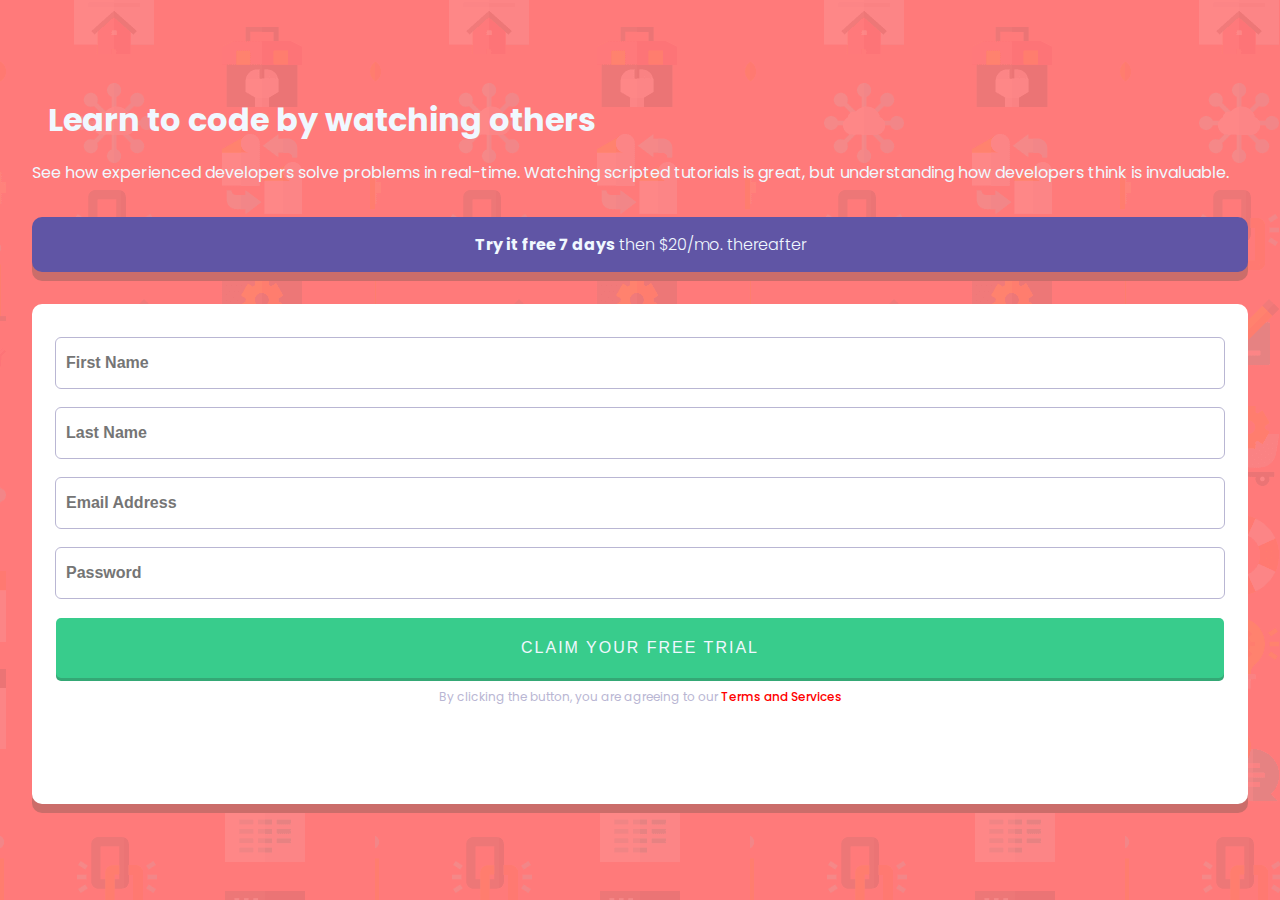
<file: captura-lead/index.html>
<!DOCTYPE html>
<html lang="en">
  <head>
    <meta charset="UTF-8" />
    <meta name="viewport" content="width=device-width, initial-scale=1.0" />
    <!-- displays site properly based on user's device -->
    <link rel="stylesheet" href="style.css" />
    <link rel="preconnect" href="https://fonts.googleapis.com" />
    <link rel="preconnect" href="https://fonts.gstatic.com" crossorigin />
    <link
      href="https://fonts.googleapis.com/css2?family=Poppins:wght@300;400;500;600;700&display=swap"
      rel="stylesheet"
    />
    <script src="script.js" defer></script>
  </head>

  <body>
    <section class="description">
      <h1 class="title">Learn to code by watching others</h1>
      <p class="text">
        See how experienced developers solve problems in real-time. Watching
        scripted tutorials is great, but understanding how developers think is
        invaluable.
      </p>
    </section>

    <section class="lead">
      <p class="try-on"><span>Try it free 7 days</span> then $20/mo. thereafter</p>
      <form action="">
        <div class="input">
        <input type="text" name="First Name" id="first-name" placeholder="First Name"/>
        </div>
        <div class="input">
        <input type="text" name="Last Name" id="last-name" placeholder="Last Name"/>       
        </div>
        <div class="input">
          <input type="email" name="Email Address" id="email" placeholder="Email Address" />        
        </div> 
        <div class="input">
          <input type="password" name="Password" id="password" placeholder="Password" autocomplete="off"/>        
        </div>       
        <button id="confirm">Claim your free trial</button>
        <p class="subtitle">
          By clicking the button, you are agreeing to our
          <span class="red-text">Terms and Services</span>
        </p>
      </form>
    </section>
  </body>
</html>
</file>
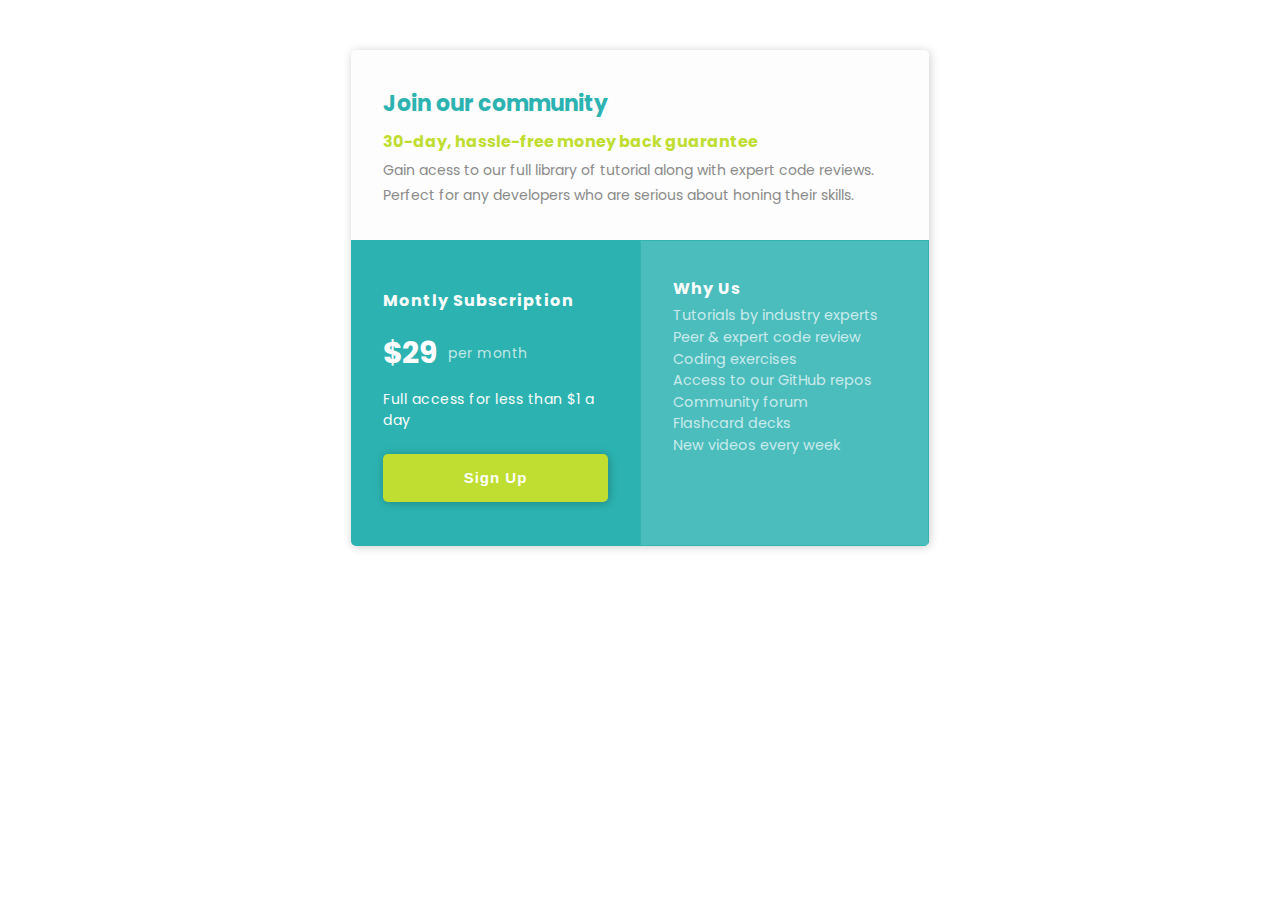
<file: grid-preco/index.html>
<!DOCTYPE html>
<html lang="en">
<head>
  <meta charset="UTF-8">
  <meta http-equiv="X-UA-Compatible" content="IE=edge">
  <meta name="viewport" content="width=device-width, initial-scale=1.0">
  <title>Grid de preços</title>
  <link rel="stylesheet" href="style.css">
  <link rel="preconnect" href="https://fonts.googleapis.com">
  <link rel="preconnect" href="https://fonts.gstatic.com" crossorigin>
  <link href="https://fonts.googleapis.com/css2?family=Poppins&display=swap" rel="stylesheet">
</head>
<body>
  <section class="principal-container">
    <article class="presentation">
      <h1>Join our community</h1>
      <h2>30-day, hassle-free money back guarantee</h2>
      <p>Gain acess to our full library of tutorial along with expert code reviews.</p>
      <p>Perfect for any developers who are serious about honing their skills.</p>
    </article>
    <div class="secondary-container">
      <div class="price">
        <h1>montly subscription</h1>
        <div class="value">
          <span>$29</span>
          <p>per month</p>
        </div>
        <p>Full access for less than $1 a day</p>
        <button>Sign Up </button>
      </div>

      <div class="about">
        <h1>Why us</h1>
        <article>
          <ul>
            <li>Tutorials by industry experts</li>
            <li>Peer & expert code review</li>
            <li>Coding exercises</li>
            <li>Access to our GitHub repos</li>
            <li>community forum</li>
            <li>flashcard decks</li>
            <li>new videos every week</li>
          </ul>
        </article>
      </div>
      
    </div>
  </section>
</body>
</html>
</file>
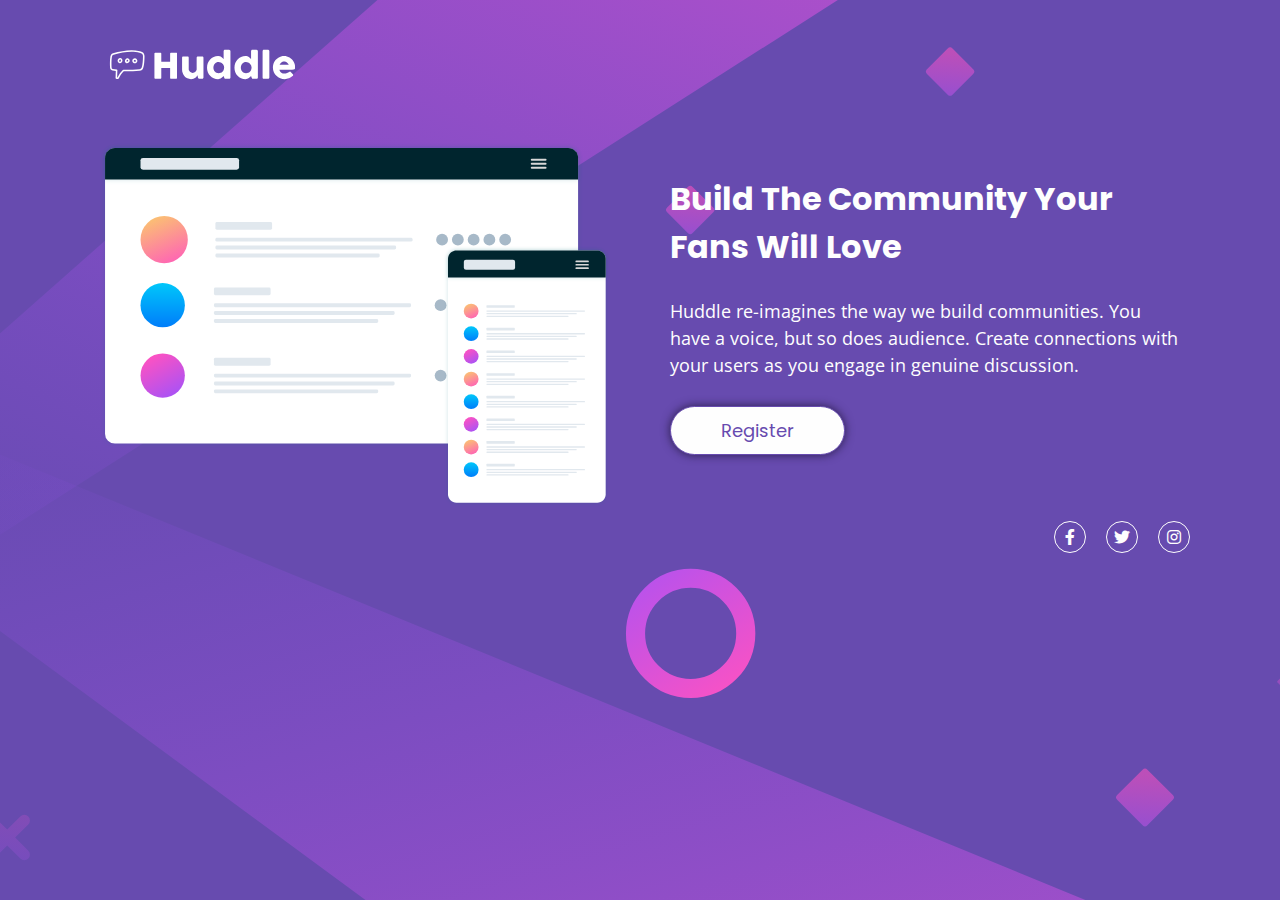
<file: landingpage/index.html>
<!DOCTYPE html>
<html lang="en">
<head>
  <meta charset="UTF-8">
  <meta http-equiv="X-UA-Compatible" content="IE=edge">
  <meta name="viewport" content="width=device-width, initial-scale=1.0">
  <title>Landing Page</title>
  <link rel="icon" type="image/png" sizes="32x32" href="./images/favicon-32x32.png">  <!--para adicionar favicon -->
  <link rel="stylesheet" href="style.css">
    <!-- fontes-->
    <link rel="preconnect" href="https://fonts.googleapis.com">
    <link rel="preconnect" href="https://fonts.gstatic.com" crossorigin>
    <link href="https://fonts.googleapis.com/css2?family=Poppins:wght@400;600&display=swap" rel="stylesheet">

  <link rel="preconnect" href="https://fonts.googleapis.com">
  <link rel="preconnect" href="https://fonts.gstatic.com" crossorigin>
  <link href="https://fonts.googleapis.com/css2?family=Open+Sans&display=swap" rel="stylesheet">


  <link rel="stylesheet" href="https://cdnjs.cloudflare.com/ajax/libs/font-awesome/6.0.0-beta3/css/all.min.css">



</head>
<body>
<header>
  <img src="./images/logo.svg" alt="logo">
</header>

<section class="main-container">
  <div class="image-container">
    <img src="./images/illustration-mockups.svg" alt="" width="100%">
  </div>
  <div class="about-container">
    <h1 class="title">Build the community your fans will love</h1>
    <p class="text">Huddle re-imagines the way we build communities. You have a voice, but so does audience. Create connections with your users as you engage in genuine discussion. </p>
    <button class="button-sign-up">Register</button>
  </div>
</section>

<footer>
  <div class="social-media">
    <i class="fa-brands fa-facebook-f"></i>
    <i class="fa-brands fa-twitter"></i> 
    <i class="fa-brands fa-instagram"></i>
  </div>
</footer>
  
</body>
</html>
</file>
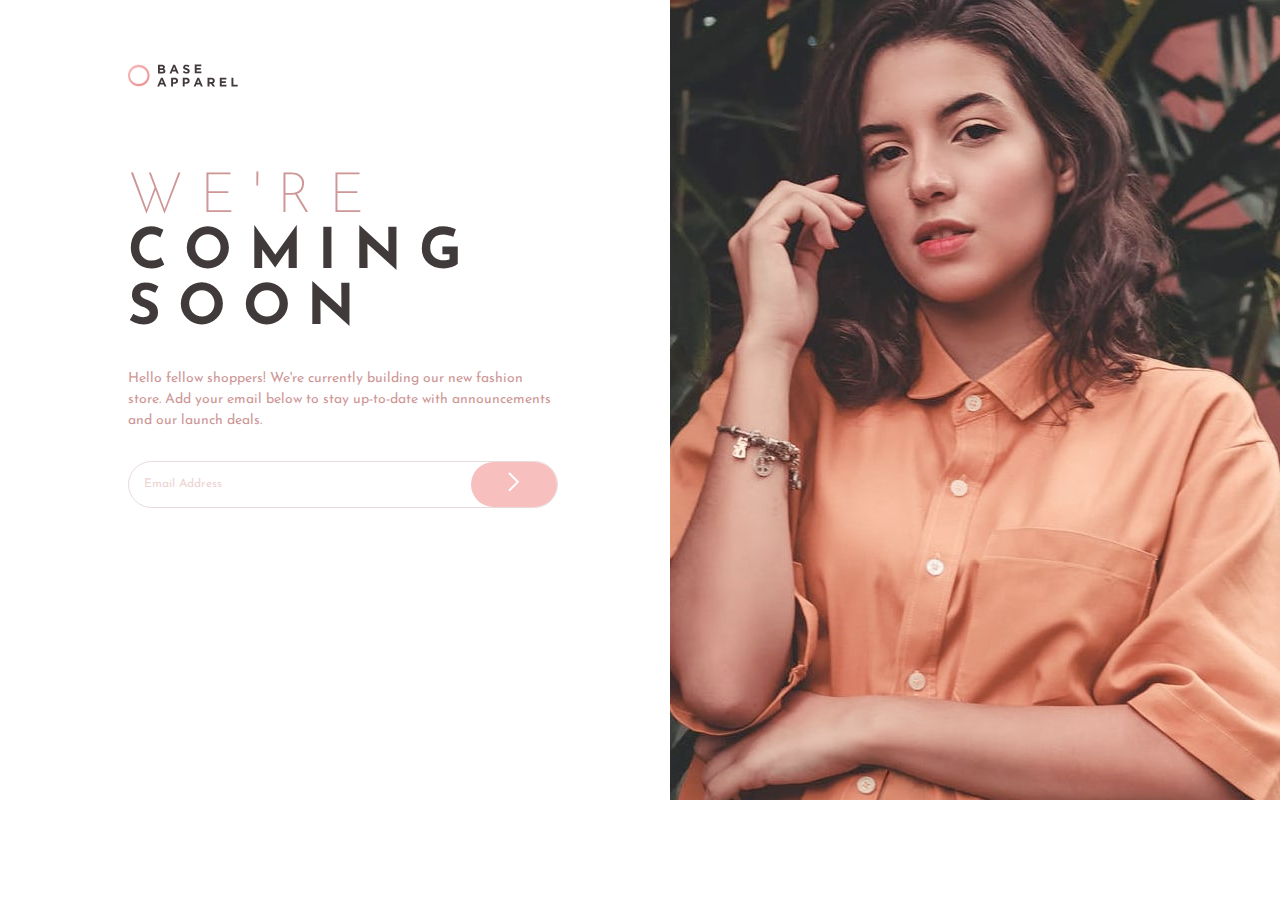
<file: tela-cadastro/index.html>
<!DOCTYPE html>
<html lang="en">
  <head>
    <meta charset="UTF-8" />
    <meta name="viewport" content="width=device-width, initial-scale=1.0" />
    <title>Tela de cadastro</title>
    <link rel="stylesheet" href="style.css" />

    <link rel="preconnect" href="https://fonts.googleapis.com" />
    <link rel="preconnect" href="https://fonts.gstatic.com" crossorigin />
    <link
      href="https://fonts.googleapis.com/css2?family=Josefin+Sans:wght@300;400;600&display=swap"
      rel="stylesheet"
    />

    <script src="script.js" defer></script>
  </head>
  <body>
    <img src="images/logo.svg" alt="" class="logo" />
    <div class="container">
      <img src="" alt="" class="banner"/>
      <div class="content">
        <p class="title"><span class="lighter">we're </span>coming soon</p>
        <p class="small-text">
          Hello fellow shoppers! We're currently building our new fashion store.
          Add your email below to stay up-to-date with announcements and our
          launch deals.
        </p>
        <div class="input-email">
          <input type="email" name="" placeholder="Email Address" id='email' />
          <button><img src="images/icon-arrow.svg" alt=""></button>
        </div>
        <p class="message">Please provide a valid email</p>
      </div>
    </div>
    
  </body>
</html>
</file>
<file: captura-lead/style.css>
*{
  padding: 0;
  margin: 0;
  box-sizing: border-box;
}

body{
  background-color: hsl(0, 100%, 74%);
  background-image: url(./images/bg-intro-mobile.png);

  display: flex;
  flex-direction: column;

  font-family: 'Poppins', sans-serif;
}

section{
  display: flex;
  flex-direction: column;
  justify-content: center;
}

.description{
  color: aliceblue;
}

.title{
  font-size: 1.6em;
  margin: 3em 3em .5em ;
  font-weight: 700;
}

.text{
  margin: 0 2em 2em;
  text-align: center;
  font-size: 16px;
}

.lead{
  margin: 0 2em 2em;
}

.try-on{
  color: aliceblue;
  background-color: hsl(248, 32%, 49%);

  padding: 15px 4em;
  border-radius: 10px;
  text-align: center;
  font-weight: 300;
  box-shadow: 0px 9px 0px #cb6d6a;
}

.try-on span{
  font-weight: 700;
}

form{
  margin: 2em 0;
  height: 500px;
  border-radius: 10px;
  background-color: white;
  padding: 1.5em;

  display: flex;
  flex-direction: column;
  box-shadow: 0px 9px 0px #cb6d6a;
}


input{
  height: 50px;
  width: 100%;
  border: 10px;
  padding: 10px;
  font-weight: 700;
  font-size: 16px;
  margin: 10px 0;
  outline: 1px solid #b9b6d3;
  border-radius: 5px;
  color: #3d3d46;
  font-size: 16px;
}

.message{
  font-size: 14px;
  color: red;
}

button{
  height: 60px;
  padding: 10px;
  margin: 10px 0;
  text-transform: uppercase;
  font-size: 16px;
  font-weight: 500;
  letter-spacing: 2px;
  color: aliceblue;
  border: none;
  background-color: hsl(154, 59%, 51%);
  box-shadow: 0px 3px 0px hsl(154, 53%, 43%);
  border-radius: 5px;
}

.subtitle{
  padding: 0 2em ;
  text-align: center;
  font-size: 12px;
  color: hsl(246, 25%, 77%);
}

.red-text{
  color: red;
  font-weight: 500;
}

/* TABLET SCREEN */
@media(min-width: 768px){
  .text{
    text-align: left;
  }

  .title{
    margin-left: 1.5em;
    font-size: 32px;
  }

  section .lead{
    justify-content: center;
  }
}
/* DESKTOP SCREEN */
@media(min-width: 1440px){

  body{
    flex-direction: row;
    justify-content: center;
    align-items: center;
  }

  section{
    width: 500px;
  }

  .description{
    text-align: left;
  }
  
  .title{
    font-size: 40px;
    margin: 0 0 0 3px;
  }
  
  .text{
    text-align: left;
    margin: 0;
  }

  .lead{
    margin-top: 4em;
    width: 600px;
  }
}
</file>
<file: grid-preco/style.css>
*{
  margin: 0;
  padding: 0;
}

body{
  display: flex;
  justify-content: center;
  align-items: center;

  font-family: 'Poppins', sans-serif;
}

.principal-container{
  background: #fdfdfd;
  margin: 0 2em;
  height: auto; /* trocar para auto pra testar o que acontece*/
  border-radius: 5px;
  box-shadow: 1px 1px 10px rgba(0, 0, 0, 0.2);
  margin-top: 50px;
  overflow: hidden;
}

.presentation{
  padding: 2em;
}
.presentation h1{
  color: #2cb3b1;

  font-size: 22px;
  line-height: 2em;
}

.presentation h2 {
  color: #c0de32;

  font-size: 16px;
  line-height: 2em;
}

.presentation p{
  color: #8a8a8a;

  font-size: 14px;
  line-height: 1.8em;
}

.secondary-container{
  display: grid;
  grid-template-columns: 50% 50%;
}

.price{
  padding:2em;
  
  background-color: #2cb3b1;
  color: #fdfdfd;

}

.price > *{
  margin: .8em 0 ;
}

.price h1, .about h1{
  text-transform: capitalize;
  font-size: 16px;
  letter-spacing: 1px;
  line-height: 2em;
  font-weight: bolder;
  color: #fdfdfd;
}
.value{
  display: flex;
  align-items: center;
}
.value span{
font-size: 30px;
font-weight: bold;
}

.value p{
margin: 10px;
color: #fdfdfdb9;
}

.price p, .value p{
  font-size: 14px;
  letter-spacing: .5px;
}

button{
  width: 100%;
  height: 3.2em;

  background: #c0de32;
  border-radius: 5px;
  border: none;
  box-shadow: 1px 1px 10px rgba(0, 0, 0, 0.261);

  color: #fdfdfd;
  font-size: 15px;
  font-weight: bold;
  letter-spacing: 1px;
}

button:hover{
  cursor: pointer;
}

.about{
  padding: 2em;

  background: #4bbdbd;
  color: #fdfdfdb9;
  border: #31b4b2 1px solid;
}

.about ul{
  list-style: none;
  font-size: .9em;
  line-height: 1.5em;
}


.about ul ::first-letter{
  text-transform: capitalize;
}

@media (max-width: 900px){
  .secondary-container{
    display: block;
  }
}
</file>
<file: landingpage/style.css>
*{
  padding: 0;
  margin: 0;
  box-sizing: border-box;
}

:root {
  --main-color: hsl(257, 40%, 49%);
  --hover-color: hsl(300, 69%, 71%);
  --hover-icons: hsl(314.72deg 85.03% 63.33%);
  --text-color: hsl(0deg 0% 99.8%);
}

body{
  height: 100vh;
  width: 100vw;
  background-color: var(--main-color);
  background-image: url(./images/bg-desktop.svg);
  background-repeat: no-repeat;
  background-size: cover;
  background-position: center;
  overflow: hidden;
}

header img{
  margin: 40px 0 0 100px;
  width: 12.5em;
 }

.main-container{
  display: flex;
  margin: 50px 70px 0 70px;
  justify-content: center;
}

.main-container div{
  width: 37.5em; 
  margin: 0 30px;
}

.image-container{
  flex: 2 1 auto;
}

.about-container{
  flex: .5 1 auto;
}

.about-container > *{
  line-height: 1.5em;
}

.title{
  width: 80%;
  margin-top: 1em;
  font-family: 'Poppins';
  font-weight: bold;
  color: var(--text-color);
  font-size: 36px;
  text-transform: capitalize;
}

.text {
  width: 88%;
  font-size: 18px;
  font-family: 'Open Sans', sans-serif;
  color: var(--text-color);
  margin: 1.5em 0;
}

.button-sign-up{
  width: 35%;
  height: 12%;
  padding: 10px 50px;
  border: 1px solid var(--main-color);
  border-radius: 50px;
  box-shadow: 0px 0px 10px 0px hsl(257, 43%, 21%);
  font-family: "Poppins";
  font-size: 18px;
  color: var(--main-color);
  background-color: var(--text-color);
  transition: all .2s linear;
}

.button-sign-up:hover{
  background-color: var(--hover-color);
  color: var(--text-color);  
}

footer{
  width: 100vw;
}
.social-media {
  margin: 0px 80px 80px 0;
  float: right;
  display: flex;
  justify-content: center;
}

.social-media i {
  margin: 10px;
  width: 2em; /* Defina o tamanho do botão */
  height: 2em; /* Defina o tamanho do botão */
  border-radius: 50%; /* Torna o botão redondo */
  border: 1px solid var(--text-color); /* Define uma borda */
  color: var(--text-color);
  transition: all .1s linear;

  display: flex;
  justify-content: center;
  align-items: center;
}

.social-media i:hover{
  border: 1px solid var(--hover-icons);
  color:var(--hover-icons);
}

.fa-brands {
  font-size: 24px; /* Defina o tamanho do ícone */
}


@media only screen and (max-width: 700px){
  body{
    background-image: url(./images/bg-mobile.svg);
    background-size: contain;
    background-position: top;
    overflow: scroll;
  }

  header img{
    margin-left: 30px;
    width: 30%;
  }
  
  .main-container{
    display: grid;
  }

  .main-container div{
    width: 90vw;
    display: flex;
    flex-direction: column;
    align-items: center;
}

  .image-container,
  .about-container{
    flex: none;
  }

  .title{
    width: 300px;
    margin-top: 1em;
    font-family: 'Poppins';
    font-weight: bold;
    color: var(--text-color);
    font-size: 24px;
    text-transform: capitalize;
    text-align: center;
  }

  .text{
    width: 300px;
    font-size: 17px;
    font-family: 'Open Sans', sans-serif;
    color: var(--text-color);
    margin: 1.5em 0;
    text-align: center;
  }

  .button-sign-up{
    font-size: 14px;
    width: auto;
    height: auto;
  }

  .social-media{
    float: none;
    margin: 50px 10px;
  }

  .social-media i {
    font-size: 12px;
    margin: 5px;
  }
}

@media only screen and (min-width: 700px) and (max-width: 1300px){

  .title,
  .text{
    width: 100%;
  }

  .title{
    font-size: 2em;
  }

  .button-sign-up{
    width: auto;
    height: auto;
  }

  .social-media i{
    font-size: 16px;
  }
}
</file>
<file: tela-cadastro/style.css>
* {
  padding: 0;
  margin: 0;
  font-family: 'Josefin Sans', sans-serif;
  font-size: 16px;
}

.logo{
  margin: 25px;
  width: 90px;
}

.content{
  margin: 30px;
}

.title, .lighter{
  font-size: 36px;
  text-transform: uppercase;
  letter-spacing: 0.3em;
  text-align: center;
}
.title{
  color: hsl(0, 6%, 24%);
  margin: 15px 0;
  font-weight: 700;
}

.lighter{
  color: hsl(0, 36%, 70%);
  font-weight: 200;
}

.small-text{
  color: hsl(0, 36%, 70%);
  text-align: center;
  line-height: 1.5em;
  font-size: 14px;
  margin: 30px 0;
}

.input-email{
  border: 1px solid hsl(0, 20%, 88%);
  border-radius: 30px;  
  display: flex;
  justify-content: space-between;
  position: relative;
}

.input-email input, .input-email button{
  border: none;
}

.input-email input{
  min-width: 250px;
  height: 45px;
  font-size: 12px;
  margin-left: 15px;
  background:transparent;
}


.input-email input::placeholder{
  color: #edd3d3 ;
}
.input-email input:focus{
  outline: 0;
}

button{
  background-color: #f8bfbf;
  width: 20%;
  height: 100%;
  right: 0;
  top: 0;
  border-radius: 50px;
  position: absolute;
}

button:hover{
  background: #eca3a3;
  box-shadow: 1px 1px 10px #f8bfbf;
}

.message{
  color: red;
  font-size: 12px;
  margin: 10px;
  visibility: hidden;
}
/* responsividade para telas maiores */
@media (min-width: 700px){
  body{
    position: relative;
  }

  .logo{
    width: 110px;
    margin: 5% 10% ;
  }

  .container{
    display: flex;
    flex-direction: row-reverse;
  }

  .content{
    width: 430px;
    margin: 0 auto;
    position: absolute;
    left: 10%;
  }

  .banner{
    position: absolute;
    top: 0;
  }

  .title, .lighter{
    font-size: 56px;
    text-align: left;
  }

  .small-text{
    text-align: left;
  }
}
</file>
